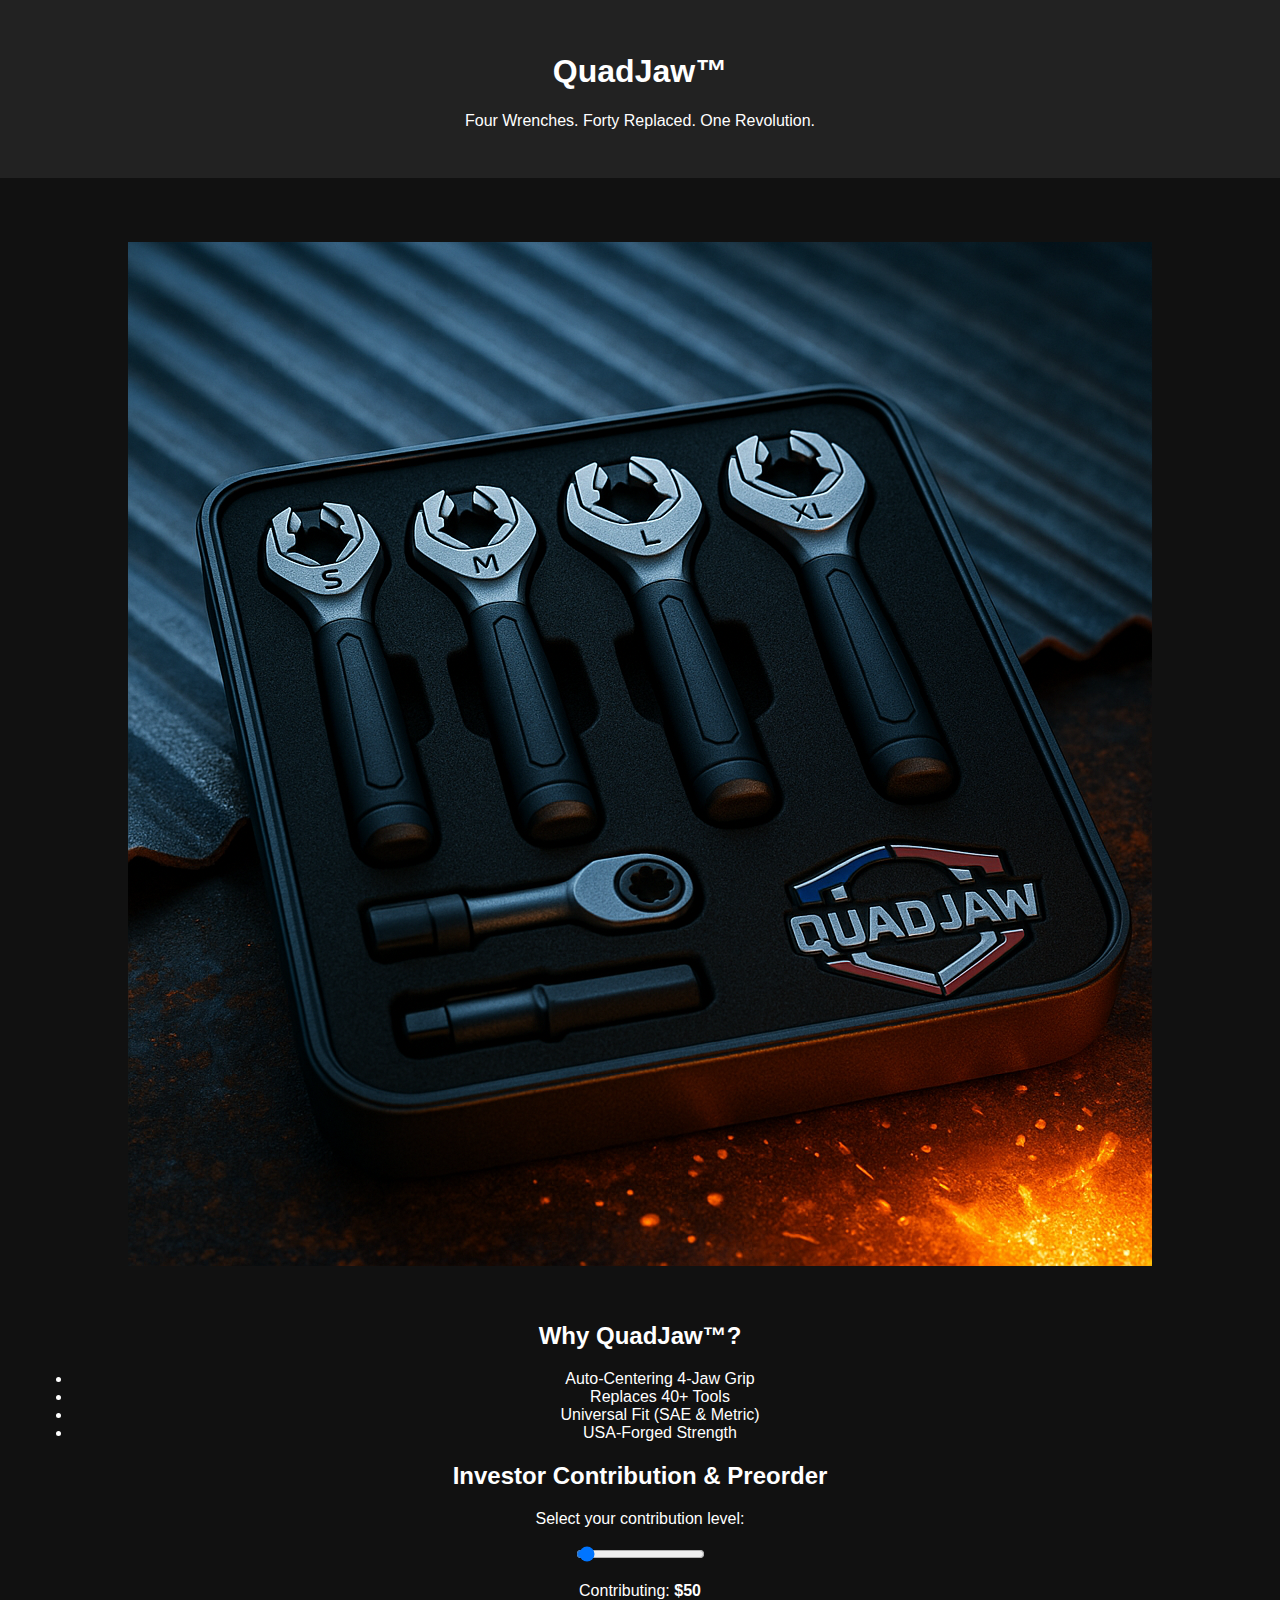
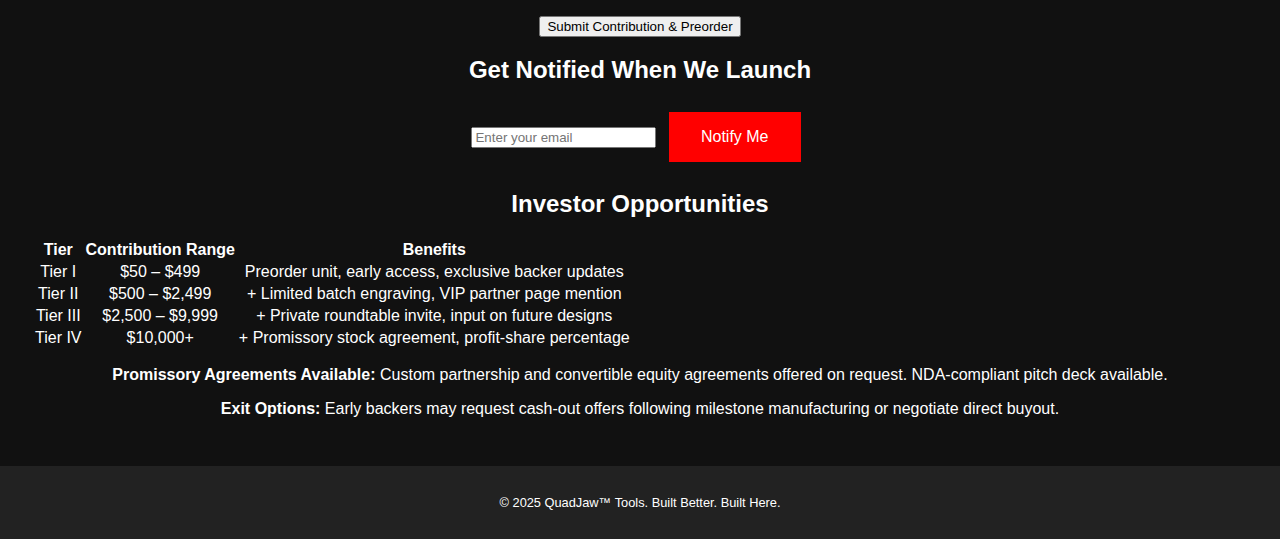
<file: index.html>
<!DOCTYPE html>
<html lang="en">
<head>
  <meta charset="UTF-8" />
  <meta name="viewport" content="width=device-width, initial-scale=1.0" />
  <title>QuadJaw™ – Official Site</title>
  <link rel="stylesheet" href="style.css" />
  <script>
    function updateAmountLabel(val) {
      document.getElementById('amountDisplay').textContent = '$' + val;
      document.getElementById('paypalAmount').value = val;
    }
  </script>
</head>
<body>
  <header>
    <h1>QuadJaw™</h1>
    <p>Four Wrenches. Forty Replaced. One Revolution.</p>
  </header>

  <main>
    <img src="quadjaw-hero.jpg" alt="QuadJaw Tool" />

    <section>
      <h2>Why QuadJaw™?</h2>
      <ul>
        <li>Auto-Centering 4-Jaw Grip</li>
        <li>Replaces 40+ Tools</li>
        <li>Universal Fit (SAE & Metric)</li>
        <li>USA-Forged Strength</li>
      </ul>
    </section>

    <section>
      <h2>Investor Contribution & Preorder</h2>
      <p>Select your contribution level:</p>
      <input type="range" min="20" max="1000" value="50" step="10" oninput="updateAmountLabel(this.value)">
      <p>Contributing: <strong id="amountDisplay">$50</strong></p>
      <form action="https://www.paypal.com/cgi-bin/webscr" method="post" target="_blank">
        <input type="hidden" name="cmd" value="_xclick">
        <input type="hidden" name="business" value="QuadJawTools@gmail.com">
        <input type="hidden" name="item_name" value="QuadJaw Contribution + Preorder">
        <input type="hidden" id="paypalAmount" name="amount" value="50">
        <input type="hidden" name="currency_code" value="USD">
        <input type="submit" value="Submit Contribution & Preorder">
      </form>
    </section>

    <section>
      <h2>Get Notified When We Launch</h2>
      <form action="https://formsubmit.co/QuadJawTools@gmail.com" method="POST">
        <input type="email" name="email" placeholder="Enter your email" required />
        <input type="hidden" name="_subject" value="New QuadJaw Lead!" />
        <input type="hidden" name="_next" value="thank-you.html" />
        <button type="submit">Notify Me</button>
      </form>
    </section>

    <section id="investor">
      <h2>Investor Opportunities</h2>
      <table>
        <thead>
          <tr>
            <th>Tier</th>
            <th>Contribution Range</th>
            <th>Benefits</th>
          </tr>
        </thead>
        <tbody>
          <tr>
            <td>Tier I</td>
            <td>$50 – $499</td>
            <td>Preorder unit, early access, exclusive backer updates</td>
          </tr>
          <tr>
            <td>Tier II</td>
            <td>$500 – $2,499</td>
            <td>+ Limited batch engraving, VIP partner page mention</td>
          </tr>
          <tr>
            <td>Tier III</td>
            <td>$2,500 – $9,999</td>
            <td>+ Private roundtable invite, input on future designs</td>
          </tr>
          <tr>
            <td>Tier IV</td>
            <td>$10,000+</td>
            <td>+ Promissory stock agreement, profit-share percentage</td>
          </tr>
        </tbody>
      </table>
      <p><strong>Promissory Agreements Available:</strong> Custom partnership and convertible equity agreements offered on request. NDA-compliant pitch deck available.</p>
      <p><strong>Exit Options:</strong> Early backers may request cash-out offers following milestone manufacturing or negotiate direct buyout.</p>
    </section>
  </main>

  <footer>
    <p>© 2025 QuadJaw™ Tools. Built Better. Built Here.</p>
  </footer>
</body>
</html>
</file>
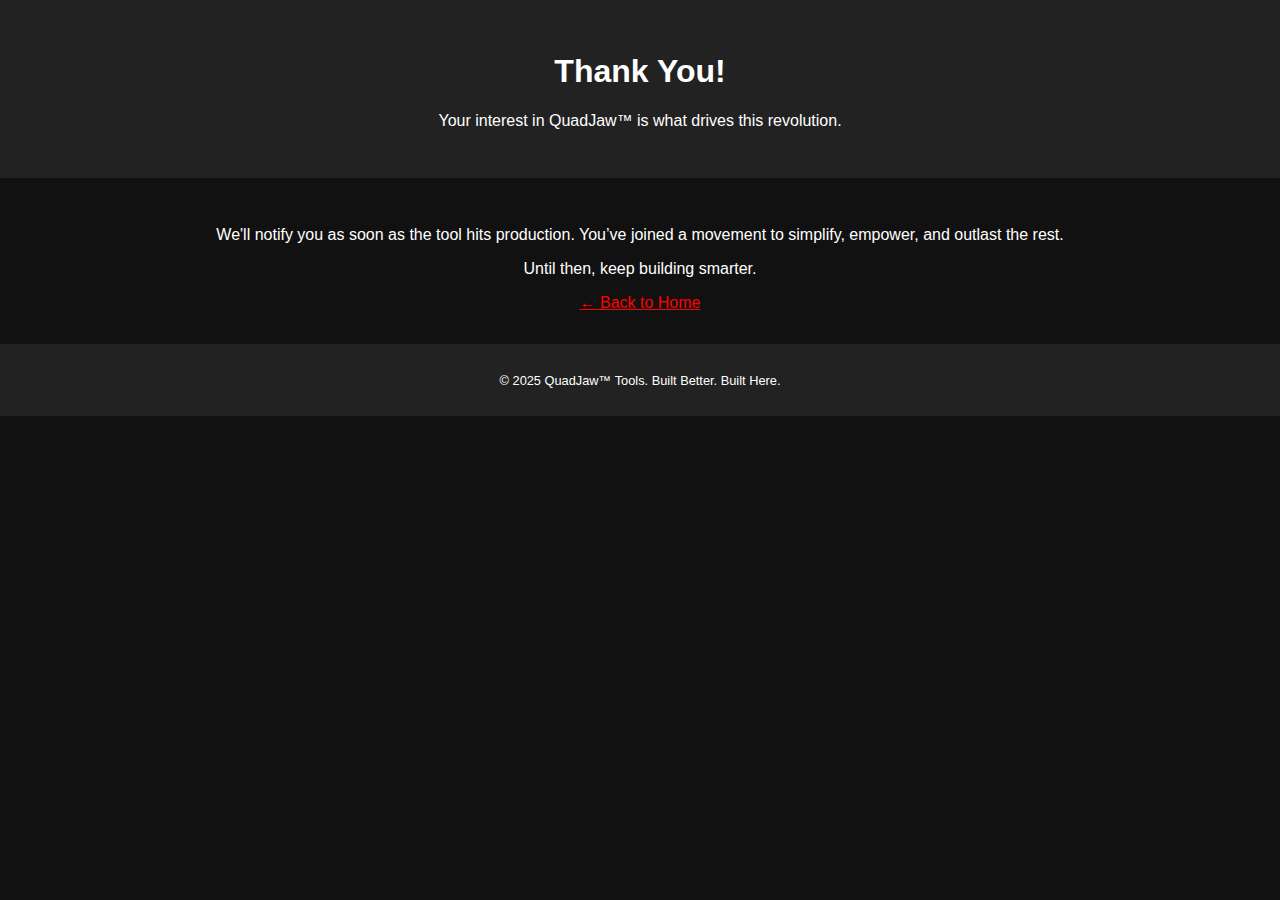
<file: thank-you.html>
<!DOCTYPE html>
<html lang="en">
<head>
  <meta charset="UTF-8" />
  <title>Thank You – QuadJaw™</title>
  <link rel="stylesheet" href="style.css" />
</head>
<body>
  <header>
    <h1>Thank You!</h1>
    <p>Your interest in QuadJaw™ is what drives this revolution.</p>
  </header>

  <main>
    <p>We'll notify you as soon as the tool hits production. You’ve joined a movement to simplify, empower, and outlast the rest.</p>
    <p>Until then, keep building smarter.</p>
    <a href="index.html" style="color: #f00;">← Back to Home</a>
  </main>

  <footer>
    <p>© 2025 QuadJaw™ Tools. Built Better. Built Here.</p>
  </footer>
</body>
</html>
</file>
<file: style.css>
body {
  font-family: sans-serif;
  background-color: #111;
  color: white;
  margin: 0;
  padding: 0;
  text-align: center;
}
header {
  padding: 2rem;
  background: #222;
}
button {
  margin: 0.5rem;
  padding: 1rem 2rem;
  font-size: 1rem;
  background: #f00;
  border: none;
  color: white;
  cursor: pointer;
}
main {
  padding: 2rem;
}
img {
  max-width: 100%;
  height: auto;
  margin: 2rem 0;
}
footer {
  background: #222;
  padding: 1rem;
  font-size: 0.8rem;
}
</file>
